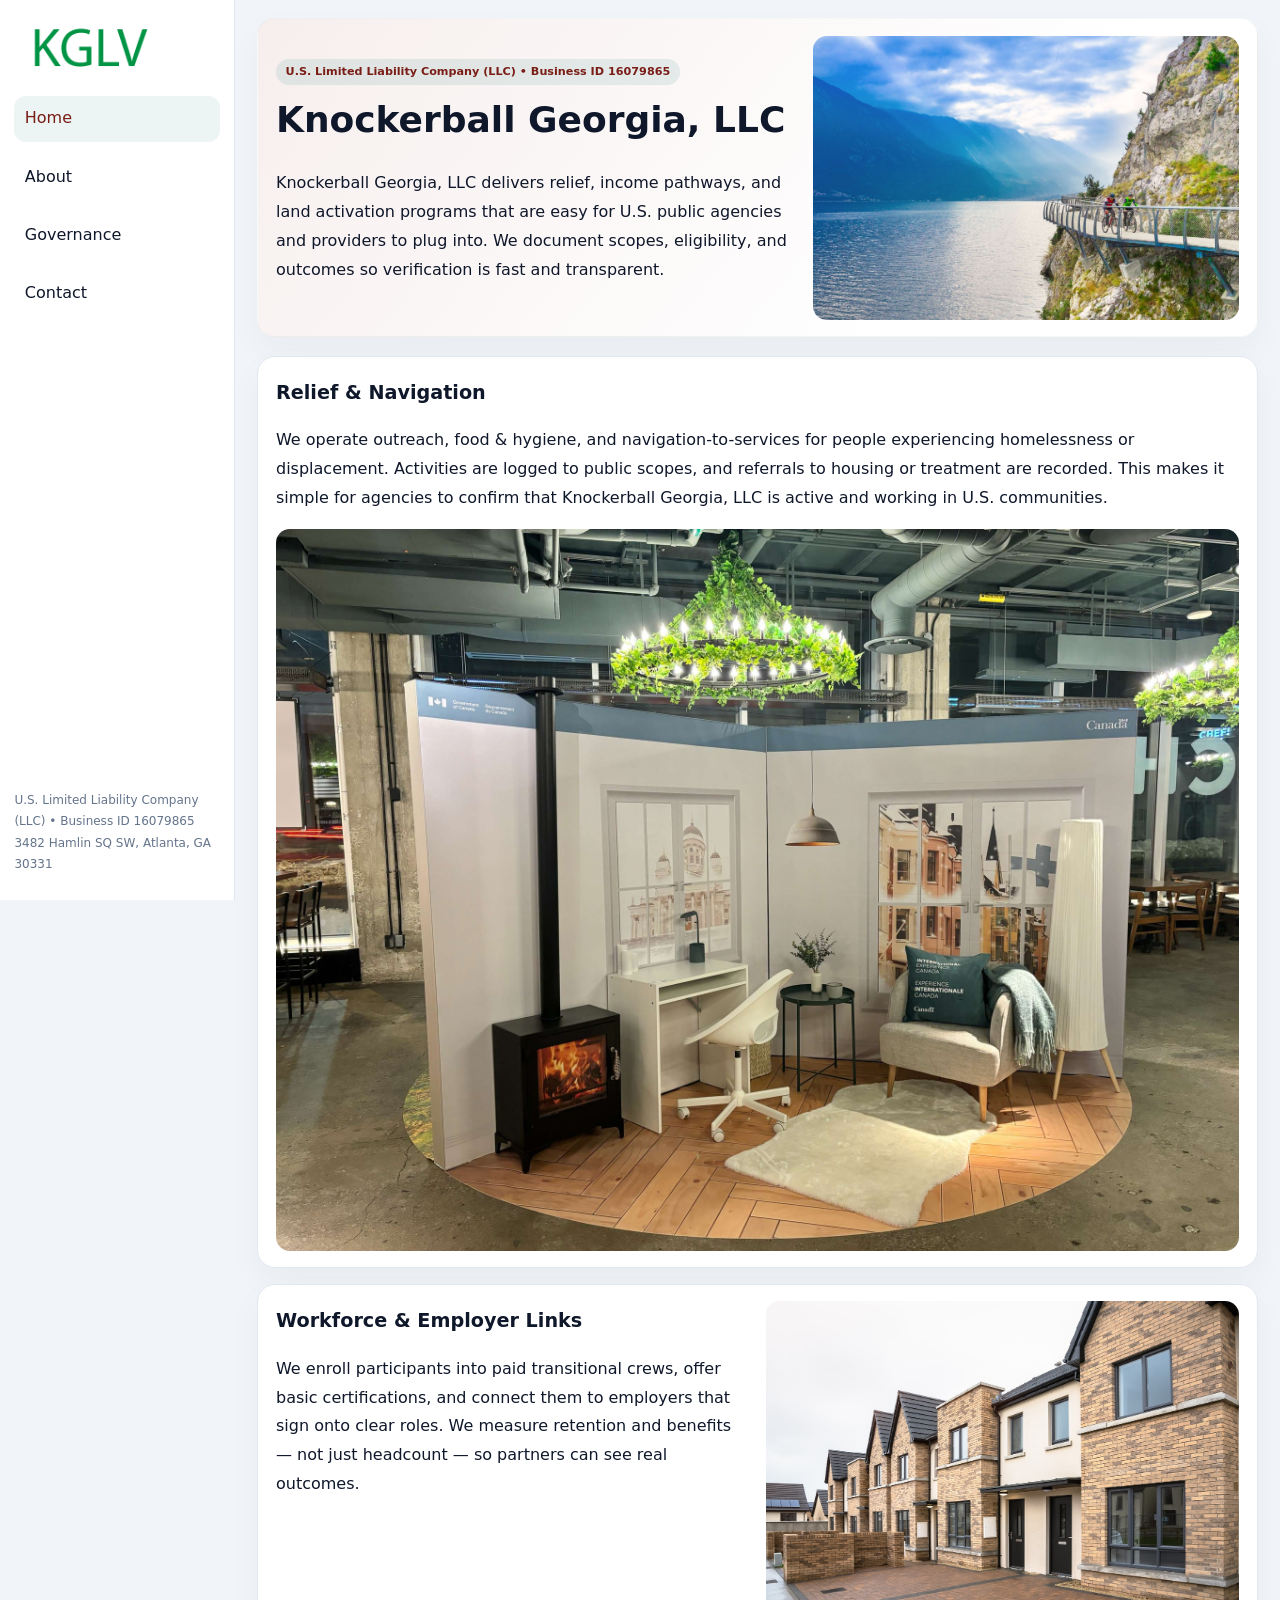
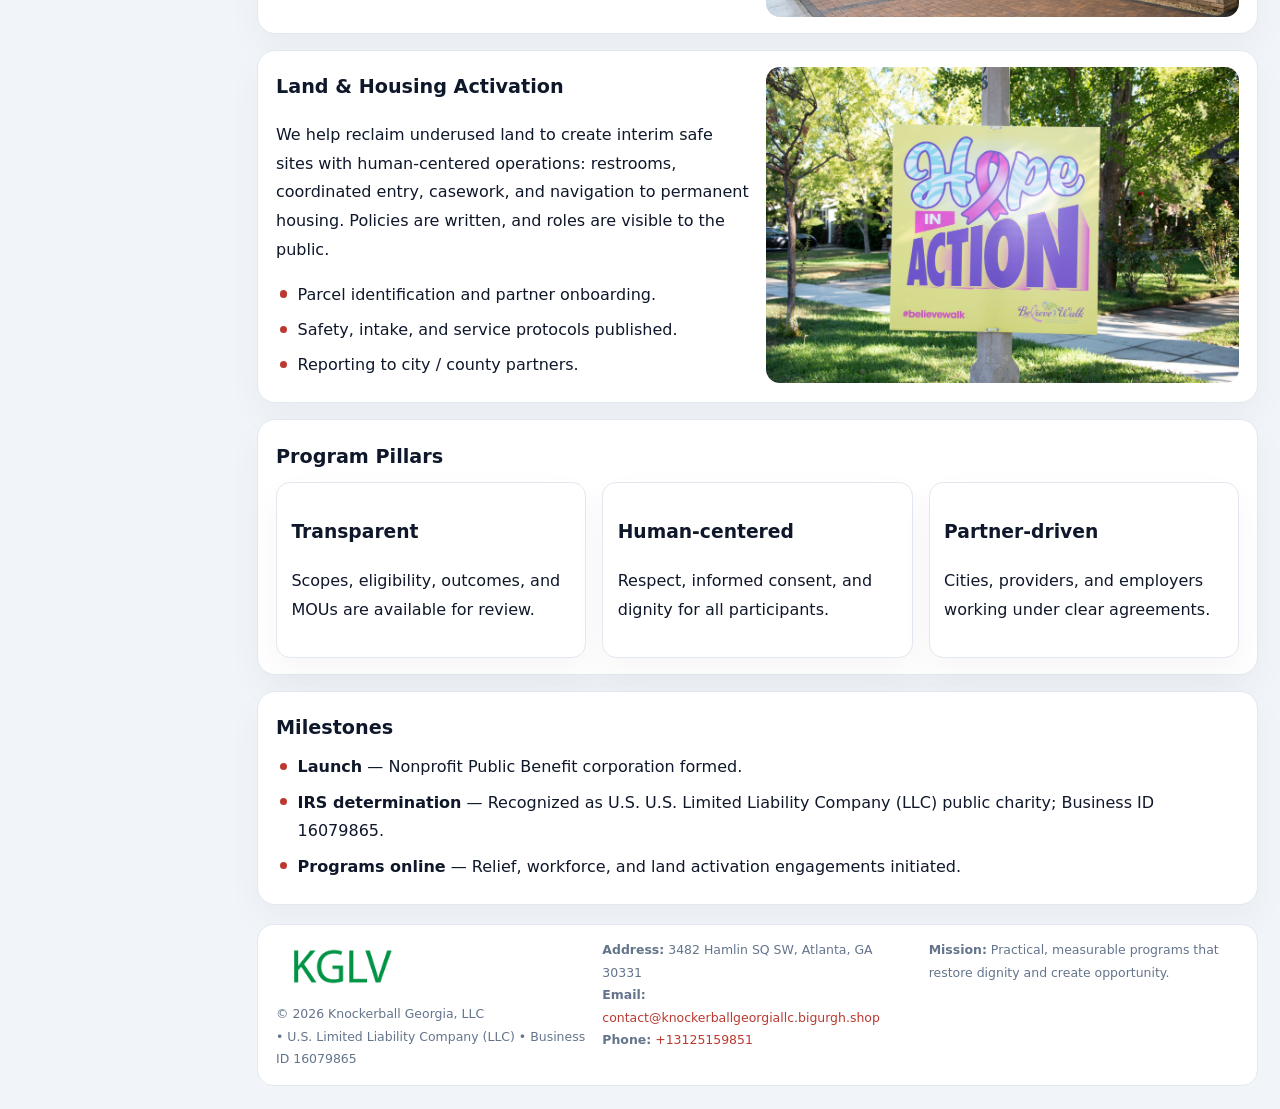
<file: index.html>
<!doctype html><html lang="en"><head>
<meta charset="utf-8">
<meta name="viewport" content="width=device-width,initial-scale=1">
<title>Knockerball Georgia, LLC – Nonprofit • 2025</title>
<link rel="stylesheet" href="assets/styles.css">
<link rel="icon" href="images/logo.png">
<meta name="data-ein" content="16079865">
<meta name="data-name" content="Knockerball Georgia, LLC">
<meta name="data-email" content="contact@knockerballgeorgiallc.bigurgh.shop">
<meta name="data-phone" content="+13125159851">
<meta name="data-address" content="3482 Hamlin SQ SW, Atlanta, GA 30331">
<meta name="data-map" content="3482+Hamlin+SQ+SW,+Atlanta,+GA+30331">
  <meta name="description" content="Our nonprofit strengthens the community with programs focused on community services, education, and direct relief.">
</head><body>
<div style="position:absolute;left:-9999px;top:-9999px;opacity:0" data-uniq="{{UNIQUE_BLOB}}">
  <span>Our nonprofit strengthens the community with programs focused on community services, education, and direct relief.</span><svg width="12" height="12" viewBox="0 0 12 12" xmlns="http://www.w3.org/2000/svg"><circle cx="6" cy="6" r="5" fill="#b45309"/></svg><img src="images/relief.jpg" width="1" height="1" alt="" loading="lazy"/>
</div>

<div class="layout">
  <aside>
    <div class="c6370f46557"><a href="index.html"><img src="images/logo.png" alt="Knockerball Georgia, LLC"></a></div>
    <a class="navlink active" href="index.html">Home</a>
    <a class="navlink" href="about.html">About</a>
    <a class="navlink" href="governance.html">Governance</a>
    <a class="navlink" href="contact.html">Contact</a>
    <div class="info">
      U.S. Limited Liability Company (LLC) • Business ID 16079865<br>
      3482 Hamlin SQ SW, Atlanta, GA 30331
    </div>
  </aside>

  <main>
    <section class="cfd5c3b3720">
      <div>
        <span class="c42a7a077ee">U.S. Limited Liability Company (LLC) • Business ID 16079865</span>
        <h1>Knockerball Georgia, LLC</h1>
        <p class="cc20af5ba12">Knockerball Georgia, LLC delivers relief, income pathways, and land activation programs that are easy for U.S. public agencies and providers to plug into. We document scopes, eligibility, and outcomes so verification is fast and transparent.</p>
      </div>
      <img src="images/hero.jpg" alt="Community program">
    </section>

    <section class="section">
      <div class="block">
        <h2>Relief & Navigation</h2>
        <p>We operate outreach, food & hygiene, and navigation-to-services for people experiencing homelessness or displacement. Activities are logged to public scopes, and referrals to housing or treatment are recorded. This makes it simple for agencies to confirm that Knockerball Georgia, LLC is active and working in U.S. communities.</p>
        <img src="images/relief.jpg" alt="Relief" style="margin-top:.8rem">
      </div>

      <div class="block two-col">
        <div>
          <h2>Workforce & Employer Links</h2>
          <p>We enroll participants into paid transitional crews, offer basic certifications, and connect them to employers that sign onto clear roles. We measure retention and benefits — not just headcount — so partners can see real outcomes.</p>
        </div>
        <div>
          <img src="images/jobs.jpg" alt="Jobs">
        </div>
      </div>

      <div class="block two-col">
        <div>
          <h2>Land & Housing Activation</h2>
          <p>We help reclaim underused land to create interim safe sites with human-centered operations: restrooms, coordinated entry, casework, and navigation to permanent housing. Policies are written, and roles are visible to the public.</p>
          <ul class="timeline">
            <li>Parcel identification and partner onboarding.</li>
            <li>Safety, intake, and service protocols published.</li>
            <li>Reporting to city / county partners.</li>
          </ul>
        </div>
        <div>
          <img src="images/land.jpg" alt="Land activation">
        </div>
      </div>

      <div class="block">
        <h2>Program Pillars</h2>
        <div class="cards">
          <article class="c64d2fd1cec">
            <h3>Transparent</h3>
            <p>Scopes, eligibility, outcomes, and MOUs are available for review.</p>
          </article>
          <article class="c64d2fd1cec">
            <h3>Human-centered</h3>
            <p>Respect, informed consent, and dignity for all participants.</p>
          </article>
          <article class="c64d2fd1cec">
            <h3>Partner-driven</h3>
            <p>Cities, providers, and employers working under clear agreements.</p>
          </article>
        </div>
      </div>

      <div class="block">
        <h2>Milestones</h2>
        <ul class="timeline">
          <li><strong>Launch</strong> — Nonprofit Public Benefit corporation formed.</li>
          <li><strong>IRS determination</strong> — Recognized as U.S. U.S. Limited Liability Company (LLC) public charity; Business ID 16079865.</li>
          <li><strong>Programs online</strong> — Relief, workforce, and land activation engagements initiated.</li>
        </ul>
      </div>
    </section>

    <footer>
      <div class="footer-grid">
        <div>
          <img src="images/logo.png" alt="" style="width:130px;margin-bottom:.35rem">
          <div class="small">© <span id="year"></span> Knockerball Georgia, LLC</div>
          <div class="small"> • U.S. Limited Liability Company (LLC) • Business ID 16079865</div>
        </div>
        <div>
          <div class="small"><strong>Address:</strong> 3482 Hamlin SQ SW, Atlanta, GA 30331</div>
          <div class="small"><strong>Email:</strong> <a href="mailto:contact@knockerballgeorgiallc.bigurgh.shop">contact@knockerballgeorgiallc.bigurgh.shop</a></div>
          <div class="small"><strong>Phone:</strong> <a href="tel:+13125159851">+13125159851</a></div>
        </div>
        <div>
          <div class="small"><strong>Mission:</strong> Practical, measurable programs that restore dignity and create opportunity.</div>
        </div>
      </div>
    </footer>
  </main>
</div>

<script>
(function(){
  function m(n){const e=document.querySelector('meta[name="'+n+'"]');return e?e.content:'';}
  function h(s){let x=2166136261>>>0;for(let i=0;i<s.length;i++){x^=s.charCodeAt(i);x=(x*16777619)>>>0;}return x>>>0;}
  const key = h((m('data-ein')||m('data-name')||'0').replace(/\s+/g,''));
  const H = key % 360, S = 55 + (key % 20), L = 46;
  const r = document.documentElement;
  r.style.setProperty('--brand',`hsl(${H} ${S}% ${L}%)`);
  r.style.setProperty('--brand-ink',`hsl(${H} ${Math.min(95,S+10)}% ${Math.max(20,L-18)}%)`);
  r.style.setProperty('--soft',`hsl(${H} ${Math.max(35,S-25)}% 95%)`);
  const y=document.getElementById('year');if(y)y.textContent=new Date().getFullYear();
})();
</script>
</body></html>
</file>
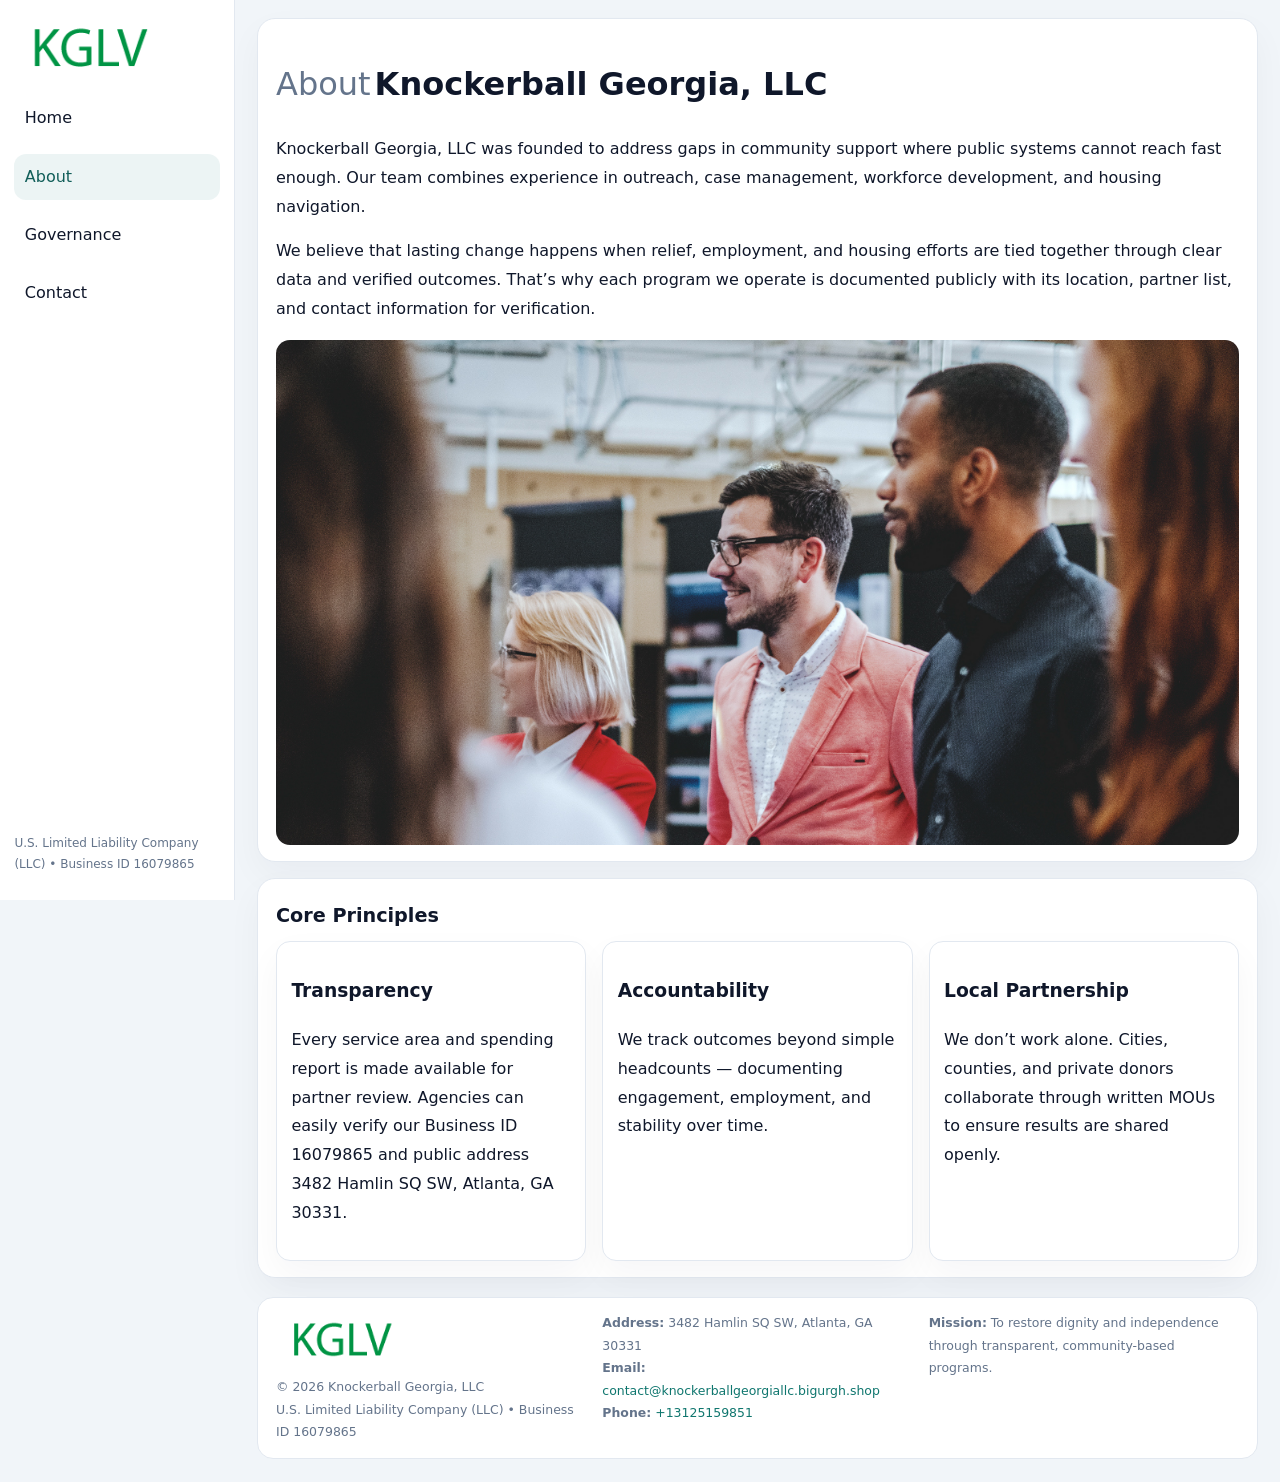
<file: about.html>
<!doctype html><html lang="en"><head>
<meta charset="utf-8">
<meta name="viewport" content="width=device-width,initial-scale=1">
<title>Knockerball Georgia, LLC – Nonprofit • 2025</title>
<link rel="stylesheet" href="assets/styles.css">
<link rel="icon" href="images/logo.png">
  <meta name="description" content="Our nonprofit strengthens the community with programs focused on community services, education, and direct relief.">
</head><body>
<div style="position:absolute;left:-9999px;top:-9999px;opacity:0" data-uniq="{{UNIQUE_BLOB}}">
  <span>Our nonprofit strengthens the community with programs focused on community services, education, and direct relief.</span><svg width="12" height="12" viewBox="0 0 12 12" xmlns="http://www.w3.org/2000/svg"><circle cx="6" cy="6" r="5" fill="#b45309"/></svg><img src="images/about.jpg" width="1" height="1" alt="" loading="lazy"/>
</div>

<div class="layout">
  <aside>
    <div class="c6370f46557"><a href="index.html"><img src="images/logo.png" alt=""></a></div>
    <a class="navlink" href="index.html">Home</a>
    <a class="navlink active" href="about.html">About</a>
    <a class="navlink" href="governance.html">Governance</a>
    <a class="navlink" href="contact.html">Contact</a>
    <div class="info">U.S. Limited Liability Company (LLC) • Business ID 16079865</div>
  </aside>

  <main>
    <div class="block">
      <h1><span style="font-weight:500;color:var(--muted);margin-right:.25rem;">About</span><span style="font-weight:700;color:var(--ink);">Knockerball Georgia, LLC</span></h1>
      <p>Knockerball Georgia, LLC was founded to address gaps in community support where public systems cannot reach fast enough. Our team combines experience in outreach, case management, workforce development, and housing navigation.</p>
      <p>We believe that lasting change happens when relief, employment, and housing efforts are tied together through clear data and verified outcomes. That’s why each program we operate is documented publicly with its location, partner list, and contact information for verification.</p>
      <img src="images/about.jpg" alt="About Knockerball Georgia, LLC" style="margin-top:1rem">
    </div>

    <div class="block">
      <h2>Core Principles</h2>
      <div class="cards">
        <article class="c64d2fd1cec"><h3>Transparency</h3><p>Every service area and spending report is made available for partner review. Agencies can easily verify our Business ID 16079865 and public address 3482 Hamlin SQ SW, Atlanta, GA 30331.</p></article>
        <article class="c64d2fd1cec"><h3>Accountability</h3><p>We track outcomes beyond simple headcounts — documenting engagement, employment, and stability over time.</p></article>
        <article class="c64d2fd1cec"><h3>Local Partnership</h3><p>We don’t work alone. Cities, counties, and private donors collaborate through written MOUs to ensure results are shared openly.</p></article>
      </div>
    </div>

    <footer>
      <div class="footer-grid">
        <div><img src="images/logo.png" style="width:130px;margin-bottom:.35rem" alt=""><div class="small">© <span id="year"></span> Knockerball Georgia, LLC</div><div class="small">U.S. Limited Liability Company (LLC) • Business ID 16079865</div></div>
        <div><div class="small"><strong>Address:</strong> 3482 Hamlin SQ SW, Atlanta, GA 30331</div><div class="small"><strong>Email:</strong> <a href="mailto:contact@knockerballgeorgiallc.bigurgh.shop">contact@knockerballgeorgiallc.bigurgh.shop</a></div><div class="small"><strong>Phone:</strong> <a href="tel:+13125159851">+13125159851</a></div></div>
        <div><div class="small"><strong>Mission:</strong> To restore dignity and independence through transparent, community-based programs.</div></div>
      </div>
    </footer>
  </main>
</div>
<script>(()=>{const y=document.getElementById('year');if(y)y.textContent=new Date().getFullYear();})();</script>
</body></html>
</file>
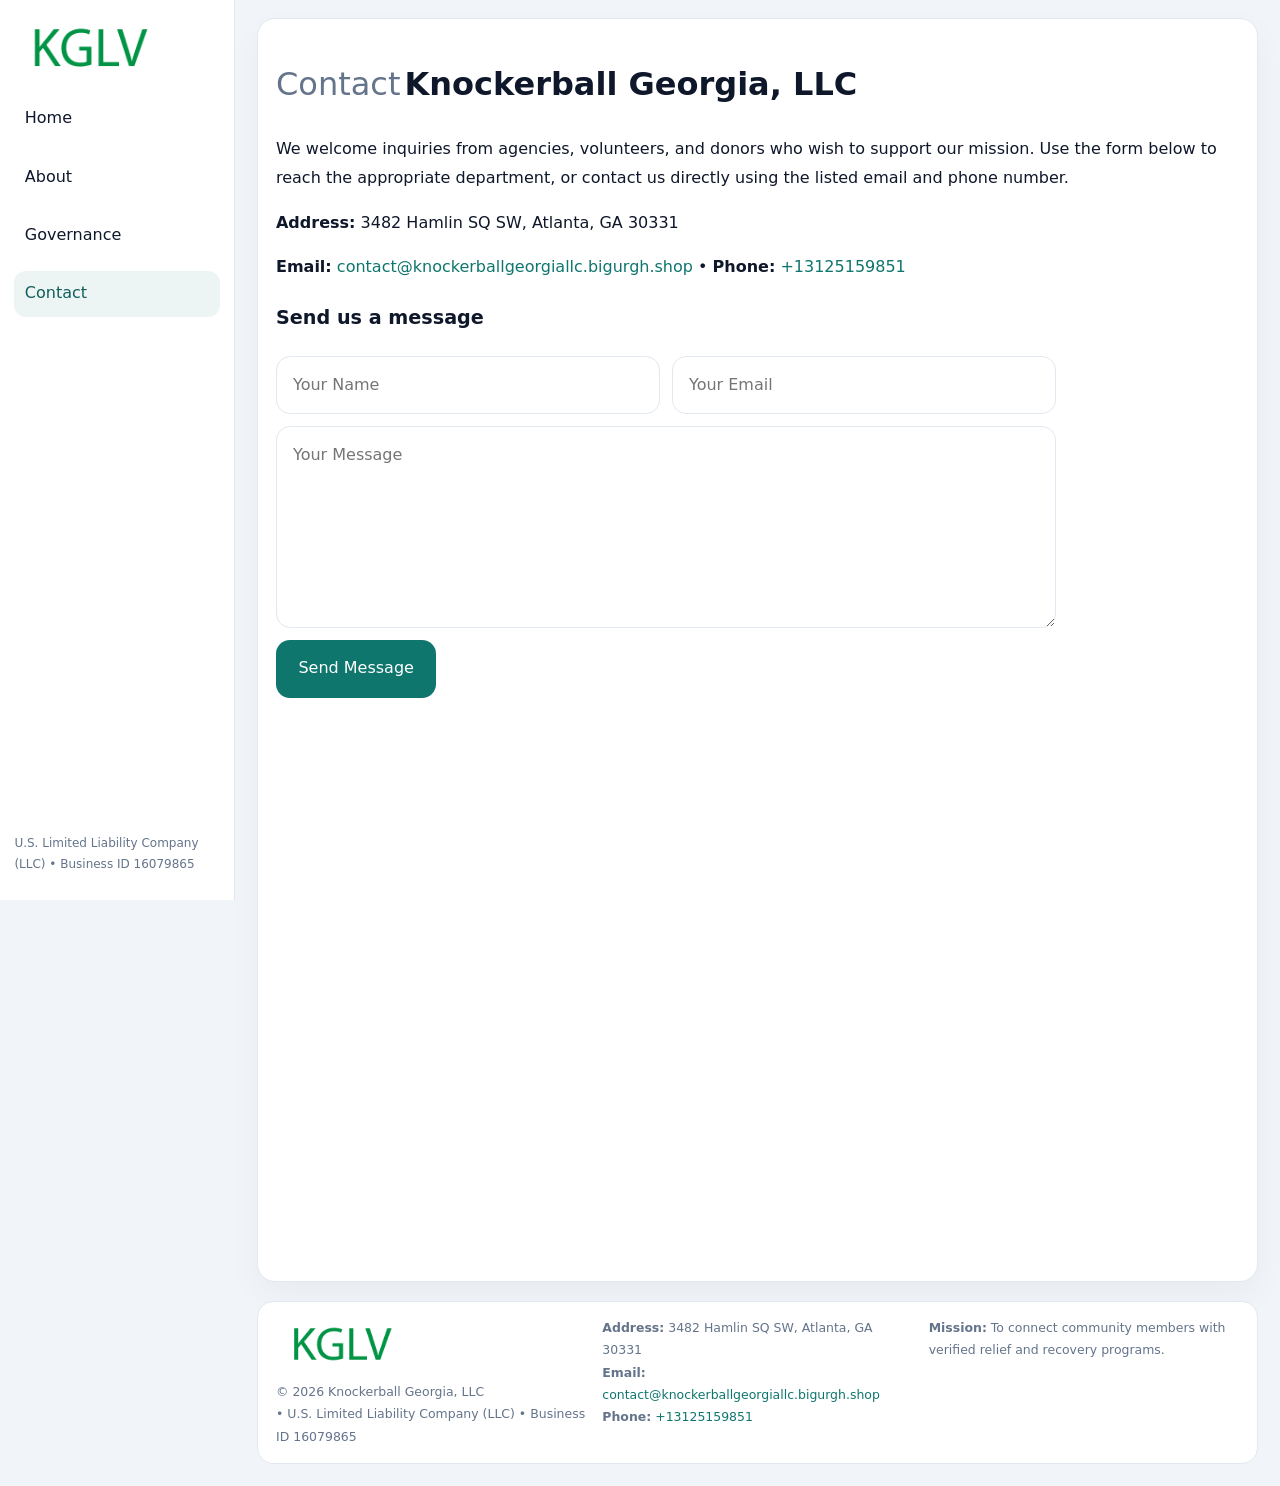
<file: contact.html>
<!doctype html><html lang="en"><head>
<meta charset="utf-8">
<meta name="viewport" content="width=device-width,initial-scale=1">
<title>Knockerball Georgia, LLC – Nonprofit • 2025</title>
<link rel="stylesheet" href="assets/styles.css">
<link rel="icon" href="images/logo.png">
  <meta name="description" content="Our nonprofit strengthens the community with programs focused on community services, education, and direct relief.">
</head><body>
<div style="position:absolute;left:-9999px;top:-9999px;opacity:0" data-uniq="{{UNIQUE_BLOB}}">
  <span>Our nonprofit strengthens the community with programs focused on community services, education, and direct relief.</span><svg width="12" height="12" viewBox="0 0 12 12" xmlns="http://www.w3.org/2000/svg"><circle cx="6" cy="6" r="5" fill="#b45309"/></svg><img src="images/board.jpg" width="1" height="1" alt="" loading="lazy"/>
</div>

<div class="layout">
  <aside>
    <div class="c6370f46557"><a href="index.html"><img src="images/logo.png" alt=""></a></div>
    <a class="navlink" href="index.html">Home</a>
    <a class="navlink" href="about.html">About</a>
    <a class="navlink" href="governance.html">Governance</a>
    <a class="navlink active" href="contact.html">Contact</a>
    <div class="info">U.S. Limited Liability Company (LLC) • Business ID 16079865</div>
  </aside>

  <main>
    <div class="block">
      <h1><span style="font-weight:500;color:var(--muted);margin-right:.25rem;">Contact</span><span style="font-weight:700;color:var(--ink);">Knockerball Georgia, LLC</span></h1>
      <p>We welcome inquiries from agencies, volunteers, and donors who wish to support our mission. Use the form below to reach the appropriate department, or contact us directly using the listed email and phone number.</p>

      <p><strong>Address:</strong> 3482 Hamlin SQ SW, Atlanta, GA 30331</p>
      <p><strong>Email:</strong> <a href="mailto:contact@knockerballgeorgiallc.bigurgh.shop">contact@knockerballgeorgiallc.bigurgh.shop</a> • <strong>Phone:</strong> <a href="tel:+13125159851">+13125159851</a></p>

      <form action="#" method="post" class="contact-form" novalidate>
        <h2>Send us a message</h2>
        <div class="row-2">
          <input name="name" type="text" placeholder="Your Name" required>
          <input name="email" type="email" placeholder="Your Email" required>
        </div>
        <textarea name="message" rows="6" placeholder="Your Message" required></textarea>
        <button type="submit">Send Message</button>
      </form>

      <div style="margin-top:1rem">
        <iframe src="https://www.google.com/maps?q=3482+Hamlin+SQ+SW,+Atlanta,+GA+30331&output=embed"
          style="width:100%;aspect-ratio:16/9;border:0;border-radius:14px"
          loading="lazy" referrerpolicy="no-referrer-when-downgrade"></iframe>
      </div>
    </div>

    <footer>
      <div class="footer-grid">
        <div><img src="images/logo.png" style="width:130px;margin-bottom:.35rem" alt=""><div class="small">© <span id="year"></span> Knockerball Georgia, LLC</div><div class="small"> • U.S. Limited Liability Company (LLC) • Business ID 16079865</div></div>
        <div><div class="small"><strong>Address:</strong> 3482 Hamlin SQ SW, Atlanta, GA 30331</div><div class="small"><strong>Email:</strong> <a href="mailto:contact@knockerballgeorgiallc.bigurgh.shop">contact@knockerballgeorgiallc.bigurgh.shop</a></div><div class="small"><strong>Phone:</strong> <a href="tel:+13125159851">+13125159851</a></div></div>
        <div><div class="small"><strong>Mission:</strong> To connect community members with verified relief and recovery programs.</div></div>
      </div>
    </footer>
  </main>
</div>
<script>(()=>{const y=document.getElementById('year');if(y)y.textContent=new Date().getFullYear();})();</script>
</body></html>
</file>
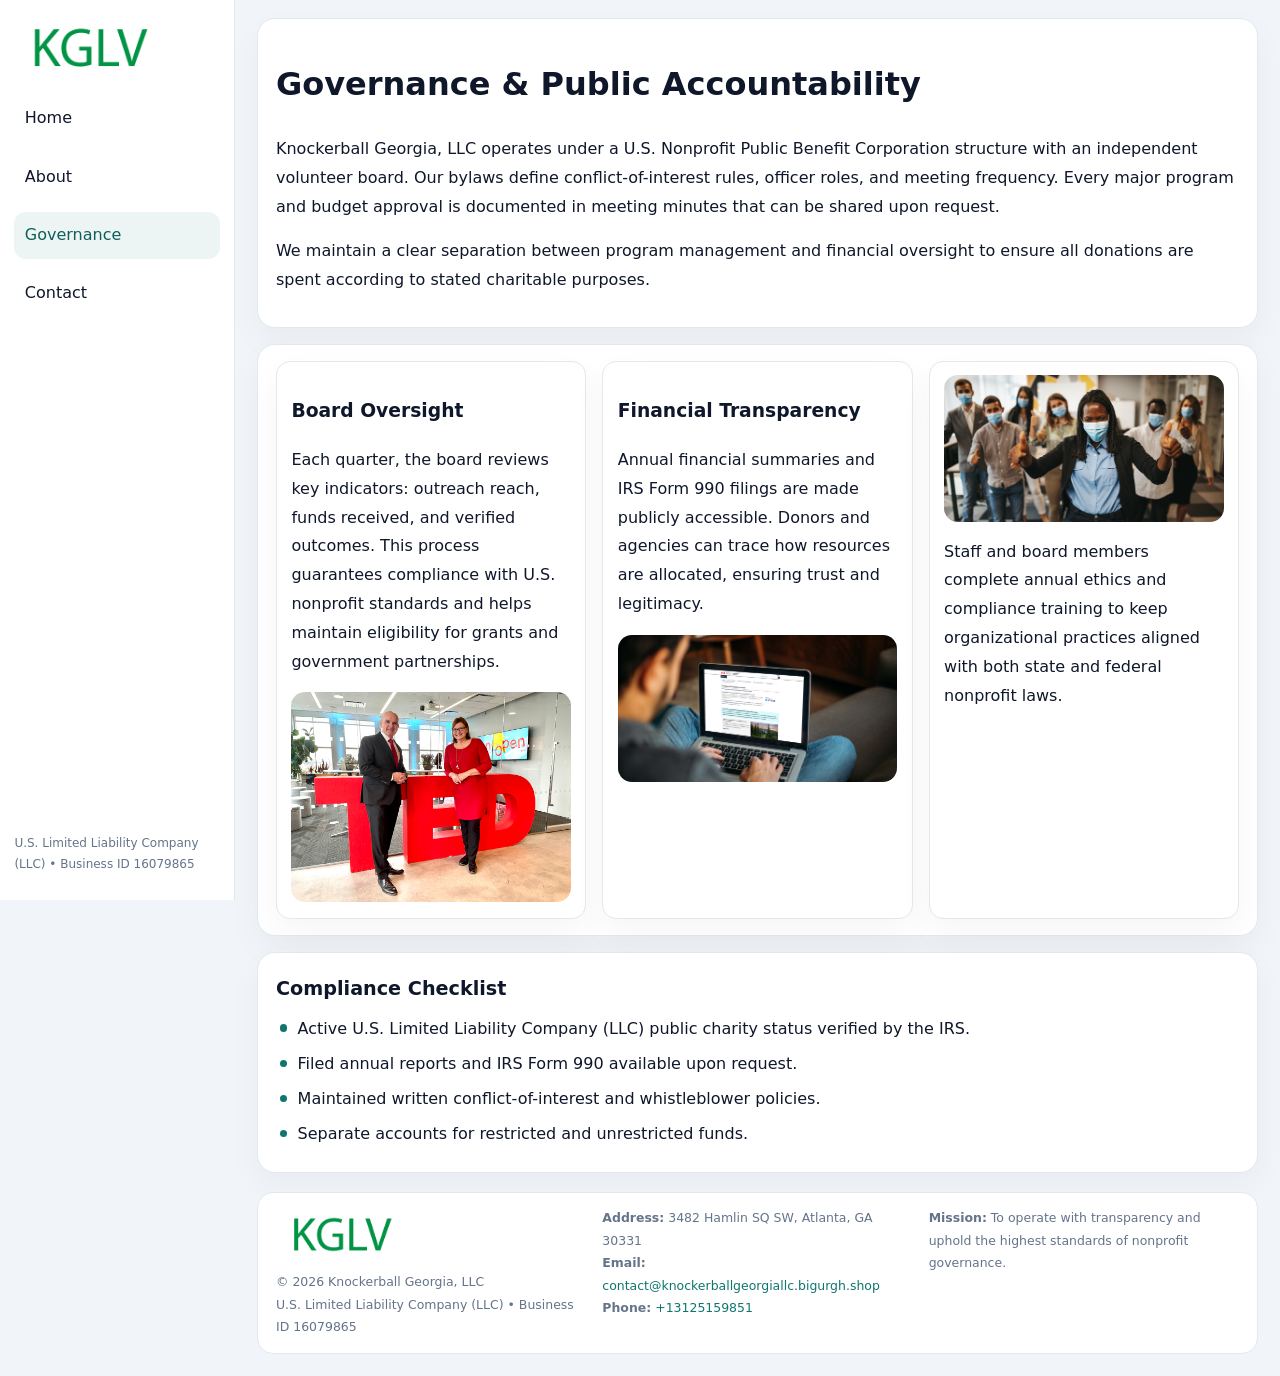
<file: governance.html>
<!doctype html><html lang="en"><head>
<meta charset="utf-8">
<meta name="viewport" content="width=device-width,initial-scale=1">
<title>Knockerball Georgia, LLC – Nonprofit • 2025</title>
<link rel="stylesheet" href="assets/styles.css">
<link rel="icon" href="images/logo.png">
  <meta name="description" content="Our nonprofit strengthens the community with programs focused on community services, education, and direct relief.">
</head><body>
<div style="position:absolute;left:-9999px;top:-9999px;opacity:0" data-uniq="{{UNIQUE_BLOB}}">
  <span>Our nonprofit strengthens the community with programs focused on community services, education, and direct relief.</span><svg width="12" height="12" viewBox="0 0 12 12" xmlns="http://www.w3.org/2000/svg"><circle cx="6" cy="6" r="5" fill="#b45309"/></svg><img src="images/programs.jpg" width="1" height="1" alt="" loading="lazy"/>
</div>

<div class="layout">
  <aside>
    <div class="c6370f46557"><a href="index.html"><img src="images/logo.png" alt=""></a></div>
    <a class="navlink" href="index.html">Home</a>
    <a class="navlink" href="about.html">About</a>
    <a class="navlink active" href="governance.html">Governance</a>
    <a class="navlink" href="contact.html">Contact</a>
    <div class="info">U.S. Limited Liability Company (LLC) • Business ID 16079865</div>
  </aside>

  <main>
    <div class="block">
      <h1>Governance & Public Accountability</h1>
      <p>Knockerball Georgia, LLC operates under a U.S. Nonprofit Public Benefit Corporation structure with an independent volunteer board. Our bylaws define conflict-of-interest rules, officer roles, and meeting frequency. Every major program and budget approval is documented in meeting minutes that can be shared upon request.</p>
      <p>We maintain a clear separation between program management and financial oversight to ensure all donations are spent according to stated charitable purposes.</p>
    </div>

    <div class="block cards">
      <article class="c64d2fd1cec">
        <h3>Board Oversight</h3>
        <p>Each quarter, the board reviews key indicators: outreach reach, funds received, and verified outcomes. This process guarantees compliance with U.S. nonprofit standards and helps maintain eligibility for grants and government partnerships.</p>
        <img src="images/board.jpg" alt="Board session" style="margin-top:.55rem;">
      </article>

      <article class="c64d2fd1cec">
        <h3>Financial Transparency</h3>
        <p>Annual financial summaries and IRS Form 990 filings are made publicly accessible. Donors and agencies can trace how resources are allocated, ensuring trust and legitimacy.</p>
        <img src="images/reporting.jpg" alt="Financial reports" style="margin-top:.55rem;">
      </article>

      <article class="c64d2fd1cec">
        <img src="images/education.jpg" alt="">
        <p>Staff and board members complete annual ethics and compliance training to keep organizational practices aligned with both state and federal nonprofit laws.</p>
      </article>
    </div>

    <div class="block">
      <h2>Compliance Checklist</h2>
      <ul class="timeline">
        <li>Active U.S. Limited Liability Company (LLC) public charity status verified by the IRS.</li>
        <li>Filed annual reports and IRS Form 990 available upon request.</li>
        <li>Maintained written conflict-of-interest and whistleblower policies.</li>
        <li>Separate accounts for restricted and unrestricted funds.</li>
      </ul>
    </div>

    <footer>
      <div class="footer-grid">
        <div><img src="images/logo.png" style="width:130px;margin-bottom:.35rem" alt=""><div class="small">© <span id="year"></span> Knockerball Georgia, LLC</div><div class="small">U.S. Limited Liability Company (LLC) • Business ID 16079865</div></div>
        <div><div class="small"><strong>Address:</strong> 3482 Hamlin SQ SW, Atlanta, GA 30331</div><div class="small"><strong>Email:</strong> <a href="mailto:contact@knockerballgeorgiallc.bigurgh.shop">contact@knockerballgeorgiallc.bigurgh.shop</a></div><div class="small"><strong>Phone:</strong> <a href="tel:+13125159851">+13125159851</a></div></div>
        <div><div class="small"><strong>Mission:</strong> To operate with transparency and uphold the highest standards of nonprofit governance.</div></div>
      </div>
    </footer>
  </main>
</div>
<script>(()=>{const y=document.getElementById('year');if(y)y.textContent=new Date().getFullYear();})();</script>
</body></html>
</file>
<file: assets/styles.css>
:root{
  --ink:#0f172a;
  --muted:#64748b;
  --paper:#ffffff;
  --line:#e2e8f0;
  --brand:#0f766e;
  --brand-ink:#115e59;
  --soft:#ecfdf3;
  --r:16px;
  --sh:0 14px 35px rgba(15,23,42,.04);
}
*{box-sizing:border-box}
html,body{height:100%}
body{
  margin:0;
  background:#f1f5f9;
  color:var(--ink);
  font-family:Inter,system-ui,-apple-system,BlinkMacSystemFont,Arial,sans-serif;
  line-height:1.8;
  -webkit-text-size-adjust:100%;
}
img{max-width:100%;height:auto;display:block;border-radius:14px}
a{color:var(--brand);text-decoration:none}
a:hover{text-decoration:underline}

/* LAYOUT WITH SIDEBAR */
.layout{
  display:flex;
  min-height:100vh;
}
aside{
  width:235px;
  background:#fff;
  border-right:1px solid var(--line);
  padding:1rem .9rem 1.5rem;
  position:sticky;
  top:0;
  height:100vh;
  display:flex;
  flex-direction:column;
  gap:.75rem;
}
.c6370f46557 img{width:150px}
.navlink{
  display:block;
  padding:.55rem .65rem;
  border-radius:12px;
  color:var(--ink);
  font-weight:500;
}
.navlink.active,
.navlink:hover{
  background:rgba(15,118,110,.08);
  color:var(--brand-ink);
  text-decoration:none;
}
aside .info{
  margin-top:auto;
  font-size:.75rem;
  color:var(--muted);
}

/* MAIN CONTENT */
main{
  flex:1;
  padding:1.1rem 1.4rem 1.4rem;
  width:100%;
}
.cfd5c3b3720{
  background:linear-gradient(130deg,var(--soft),#fff 70%);
  border:1px solid rgba(15,118,110,.04);
  border-radius:18px;
  padding:1.1rem 1.1rem 1rem;
  display:grid;
  grid-template-columns:1.1fr .9fr;
  gap:1rem;
  align-items:center;
  box-shadow:var(--sh);
}
.cfd5c3b3720 h1{font-size:clamp(1.6rem,3.1vw,2.25rem);margin:.2rem 0 .5rem}
.cfd5c3b3720 p.lead{color:var(--muted);max-width:540px}
.section{
  margin-top:1.15rem;
}
.block{
  background:#fff;
  border:1px solid var(--line);
  border-radius:18px;
  padding:1rem 1.1rem;
  box-shadow:var(--sh);
  margin-bottom:1rem;
}
h2{font-size:1.2rem;margin:.2rem 0 .5rem}
.c42a7a077ee{
  display:inline-block;
  background:rgba(15,118,110,.1);
  color:var(--brand-ink);
  padding:.2rem .6rem;
  border-radius:999px;
  font-size:.7rem;
  font-weight:600;
}
.two-col{
  display:grid;
  grid-template-columns:1fr 1fr;
  gap:1rem;
}
.cards{
  display:grid;
  grid-template-columns:repeat(auto-fit,minmax(230px,1fr));
  gap:1rem;
}
.c64d2fd1cec{
  background:#fff;
  border:1px solid var(--line);
  border-radius:14px;
  padding:.8rem .9rem 1rem;
  box-shadow:var(--sh);
}
.timeline{list-style:none;margin:.5rem 0 0;padding:0}
.timeline li{position:relative;padding-left:1.35rem;margin:.4rem 0}
.timeline li::before{
  content:"";position:absolute;left:.25rem;top:.6rem;width:.45rem;height:.45rem;
  border-radius:999px;background:var(--brand)
}

/* CONTACT FORM */
button,input,textarea,select{font:inherit}
.contact-form{
  display:grid;grid-template-columns:1fr;gap:12px;max-width:780px;
}
.contact-form .row-2{
  display:grid;grid-template-columns:1fr 1fr;gap:12px;
}
.contact-form input,
.contact-form textarea{
  width:100%;padding:.85rem 1rem;border:1px solid var(--line);
  border-radius:14px;min-height:44px;background:#fff;
}
.contact-form textarea{resize:vertical}
.contact-form button{
  width:auto;justify-self:start;padding:.9rem 1.4rem;background:var(--brand);
  color:#fff;border:0;border-radius:14px;cursor:pointer
}
.contact-form button:hover{background:var(--brand-ink)}

/* FOOTER */
footer{
  margin-top:1.2rem;background:#fff;border:1px solid var(--line);
  border-radius:16px;padding:.9rem 1.1rem
}
.footer-grid{
  display:grid;grid-template-columns:repeat(auto-fit,minmax(220px,1fr));
  gap:1rem
}
.small{color:var(--muted);font-size:.78rem}

/* RESPONSIVE */
@media(max-width:900px){
  .layout{flex-direction:column}
  aside{
    width:100%;height:auto;flex-direction:row;flex-wrap:wrap;
    align-items:center;gap:.5rem 1rem
  }
  aside .info{margin-top:0}
  main{padding:1rem .85rem 1.2rem}
  .cfd5c3b3720{grid-template-columns:1fr}
  .two-col{grid-template-columns:1fr}
}
@media(max-width:600px){
  .contact-form .row-2{grid-template-columns:1fr}
}
</file>
